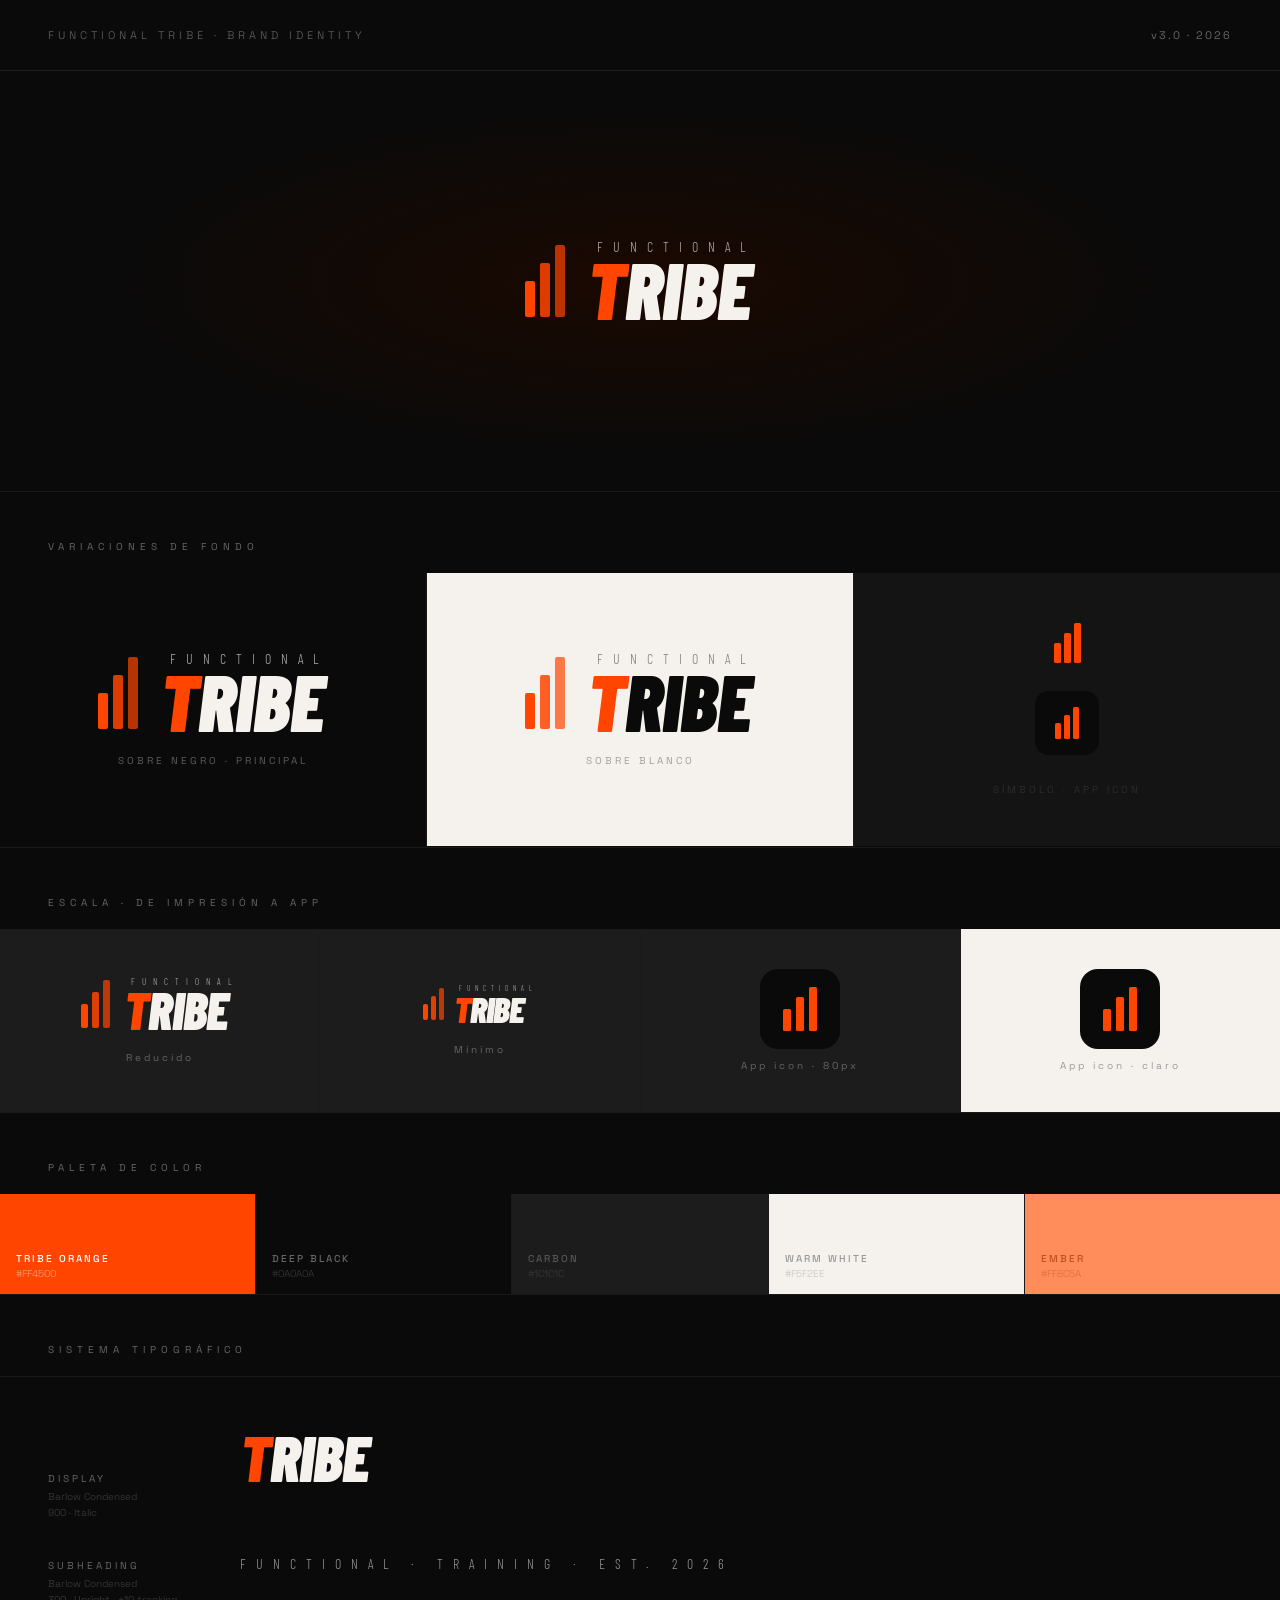
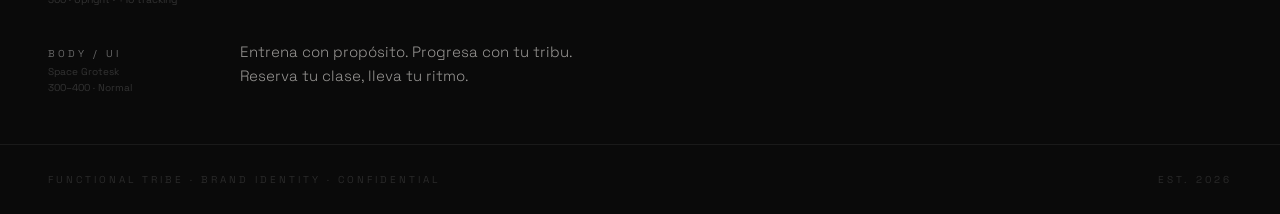
<file: logo-preview.html>
<!DOCTYPE html>
<html lang="es">
<head>
<meta charset="UTF-8">
<meta name="viewport" content="width=device-width, initial-scale=1.0">
<title>Functional Tribe — Brand Identity</title>
<link rel="preconnect" href="https://fonts.googleapis.com">
<link rel="preconnect" href="https://fonts.gstatic.com" crossorigin>
<link href="https://fonts.googleapis.com/css2?family=Barlow+Condensed:ital,wght@0,300;0,400;1,700;1,900&family=Space+Grotesk:wght@300;400;500&display=swap" rel="stylesheet">

<style>
* { margin: 0; padding: 0; box-sizing: border-box; }

:root {
  --orange: #FF4500;
  --black:  #0A0A0A;
  --white:  #F5F2EE;
  --grey:   #1C1C1C;
  --mid:    #2E2E2E;
  --muted:  #666;
}

body {
  background: var(--black);
  font-family: 'Space Grotesk', sans-serif;
  color: var(--white);
}

/* ── HEADER ── */
.page-header {
  display: flex;
  justify-content: space-between;
  align-items: center;
  padding: 28px 48px;
  border-bottom: 1px solid #1e1e1e;
}
.page-header .brand {
  font-size: 11px;
  letter-spacing: 4px;
  text-transform: uppercase;
  color: var(--muted);
  font-weight: 300;
}
.page-header .version {
  font-size: 11px;
  letter-spacing: 2px;
  color: var(--muted);
}

/* ── HERO STAGE ── */
.hero {
  display: flex;
  align-items: center;
  justify-content: center;
  min-height: 420px;
  background: var(--black);
  position: relative;
  overflow: hidden;
}
.hero::before {
  content: '';
  position: absolute;
  inset: 0;
  background: radial-gradient(ellipse 60% 60% at 50% 50%, #1a0800 0%, transparent 70%);
}

/* ── LOGO COMPONENT (reutilizable) ── */
.ft-logo {
  display: flex;
  align-items: center;
  gap: 0;
  position: relative;
  z-index: 1;
}

/* Símbolo refinado */
.ft-symbol {
  display: flex;
  align-items: flex-end;
  gap: 5px;
  margin-right: 22px;
}
.ft-symbol .bar {
  border-radius: 2px;
  background: var(--orange);
}
.ft-symbol .b1 { width: 10px; height: 36px; opacity: 1; }
.ft-symbol .b2 { width: 10px; height: 54px; opacity: 0.85; }
.ft-symbol .b3 { width: 10px; height: 72px; opacity: 0.7; }

/* Texto */
.ft-text {
  display: flex;
  flex-direction: column;
  gap: 2px;
}
.ft-text .functional {
  font-family: 'Barlow Condensed', sans-serif;
  font-weight: 300;
  font-style: normal;
  font-size: 14px;
  letter-spacing: 10px;
  text-indent: 10px;
  text-transform: uppercase;
  color: var(--white);
  opacity: 0.7;
  line-height: 1;
}
.ft-text .tribe {
  font-family: 'Barlow Condensed', sans-serif;
  font-weight: 900;
  font-style: italic;
  font-size: 80px;
  text-transform: uppercase;
  line-height: 0.82;
  letter-spacing: -1px;
  color: var(--white);
}
.ft-text .tribe .accent {
  color: var(--orange);
}

/* ── SECTION LABEL ── */
.section-label {
  padding: 48px 48px 20px;
  font-size: 10px;
  letter-spacing: 5px;
  text-transform: uppercase;
  color: var(--muted);
  border-top: 1px solid #1a1a1a;
}

/* ── VARIACIONES GRID ── */
.variations {
  display: grid;
  grid-template-columns: 1fr 1fr 1fr;
  gap: 1px;
  background: #1a1a1a;
  margin: 0 0 1px;
}

.var-card {
  display: flex;
  flex-direction: column;
  align-items: center;
  justify-content: center;
  padding: 50px 30px;
  gap: 20px;
}
.var-card .var-label {
  font-size: 10px;
  letter-spacing: 3px;
  text-transform: uppercase;
  opacity: 0.35;
  font-weight: 400;
}

/* Versión sobre blanco */
.var-white {
  background: var(--white);
}
.var-white .functional { color: var(--black) !important; opacity: 0.5 !important; }
.var-white .tribe      { color: var(--black) !important; }
.var-white .accent     { color: var(--orange) !important; }
.var-white .bar        { background: var(--orange) !important; }
.var-white .var-label  { color: var(--black); }

/* Versión negra normal */
.var-dark { background: var(--black); }

/* Versión gris mid */
.var-mid { background: #141414; }

/* ── TAMAÑOS ── */
.sizes {
  display: grid;
  grid-template-columns: 1fr 1fr 1fr 1fr;
  gap: 1px;
  background: #1a1a1a;
}
.size-card {
  background: var(--grey);
  display: flex;
  flex-direction: column;
  align-items: center;
  justify-content: center;
  padding: 40px 20px;
  gap: 20px;
}
.size-card .size-label {
  font-size: 10px;
  letter-spacing: 3px;
  color: var(--muted);
}

/* Tamaño XL */
.sz-xl .ft-symbol .b1 { width: 7px; height: 24px; }
.sz-xl .ft-symbol .b2 { width: 7px; height: 36px; }
.sz-xl .ft-symbol .b3 { width: 7px; height: 48px; }
.sz-xl .ft-symbol     { gap: 4px; margin-right: 14px; }
.sz-xl .functional    { font-size: 9px; letter-spacing: 7px; text-indent: 7px; }
.sz-xl .tribe         { font-size: 52px; }

/* Tamaño M */
.sz-m .ft-symbol .b1 { width: 5px; height: 16px; }
.sz-m .ft-symbol .b2 { width: 5px; height: 24px; }
.sz-m .ft-symbol .b3 { width: 5px; height: 32px; }
.sz-m .ft-symbol     { gap: 3px; margin-right: 10px; }
.sz-m .functional    { font-size: 7px; letter-spacing: 5px; text-indent: 5px; }
.sz-m .tribe         { font-size: 36px; }

/* Tamaño S (solo ícono) */
.sz-s {
  flex-direction: column;
  gap: 10px;
}
.icon-only {
  display: flex;
  align-items: flex-end;
  gap: 3px;
}
.icon-only .bar { border-radius: 1.5px; background: var(--orange); }
.icon-only .b1  { width: 7px; height: 20px; }
.icon-only .b2  { width: 7px; height: 30px; }
.icon-only .b3  { width: 7px; height: 40px; }

/* App icon */
.app-icon {
  width: 64px;
  height: 64px;
  background: var(--black);
  border-radius: 14px;
  display: flex;
  align-items: center;
  justify-content: center;
}
.app-icon .icon-only .b1 { width: 6px; height: 16px; }
.app-icon .icon-only .b2 { width: 6px; height: 24px; }
.app-icon .icon-only .b3 { width: 6px; height: 32px; }

/* ── COLORES ── */
.palette {
  display: grid;
  grid-template-columns: repeat(5, 1fr);
  gap: 1px;
  background: #1a1a1a;
}
.swatch {
  height: 100px;
  display: flex;
  flex-direction: column;
  justify-content: flex-end;
  padding: 14px 16px;
  gap: 2px;
}
.swatch .swatch-name {
  font-size: 10px;
  letter-spacing: 2px;
  text-transform: uppercase;
  font-weight: 500;
}
.swatch .swatch-hex {
  font-size: 10px;
  opacity: 0.5;
  font-weight: 300;
  font-family: 'Space Grotesk', monospace;
}
.sw1 { background: #FF4500; color: #fff; }
.sw2 { background: #0A0A0A; color: #666; }
.sw3 { background: #1C1C1C; color: #555; }
.sw4 { background: #F5F2EE; color: #999; }
.sw5 { background: #FF8C5A; color: #c05020; }

/* ── TIPOGRAFIA ── */
.type-section {
  padding: 48px;
  display: flex;
  flex-direction: column;
  gap: 32px;
  border-top: 1px solid #1a1a1a;
}
.type-row {
  display: flex;
  align-items: baseline;
  gap: 32px;
}
.type-meta {
  width: 160px;
  flex-shrink: 0;
}
.type-meta .type-role {
  font-size: 10px;
  letter-spacing: 3px;
  text-transform: uppercase;
  color: var(--muted);
}
.type-meta .type-spec {
  font-size: 10px;
  color: #333;
  margin-top: 4px;
  line-height: 1.6;
}
.type-sample { flex: 1; }

.t-display {
  font-family: 'Barlow Condensed', sans-serif;
  font-weight: 900;
  font-style: italic;
  font-size: 64px;
  color: var(--white);
  line-height: 1;
  letter-spacing: -1px;
}
.t-subhead {
  font-family: 'Barlow Condensed', sans-serif;
  font-weight: 300;
  font-size: 14px;
  letter-spacing: 10px;
  text-transform: uppercase;
  color: var(--white);
  opacity: 0.6;
}
.t-body {
  font-family: 'Space Grotesk', sans-serif;
  font-size: 15px;
  color: var(--white);
  opacity: 0.6;
  line-height: 1.6;
  font-weight: 300;
}

/* ── FOOTER ── */
.page-footer {
  padding: 28px 48px;
  border-top: 1px solid #1a1a1a;
  display: flex;
  justify-content: space-between;
  align-items: center;
}
.page-footer span {
  font-size: 10px;
  letter-spacing: 3px;
  color: #2a2a2a;
  text-transform: uppercase;
}

</style>
</head>
<body>

<!-- HEADER -->
<div class="page-header">
  <span class="brand">Functional Tribe · Brand Identity</span>
  <span class="version">v3.0 · 2026</span>
</div>

<!-- HERO: LOGO PRINCIPAL -->
<div class="hero">
  <div class="ft-logo">
    <div class="ft-symbol">
      <div class="bar b1"></div>
      <div class="bar b2"></div>
      <div class="bar b3"></div>
    </div>
    <div class="ft-text">
      <span class="functional">Functional</span>
      <span class="tribe"><span class="accent">T</span>RIBE</span>
    </div>
  </div>
</div>

<!-- VARIACIONES DE FONDO -->
<div class="section-label">Variaciones de fondo</div>

<div class="variations">
  <!-- Sobre negro -->
  <div class="var-card var-dark">
    <div class="ft-logo">
      <div class="ft-symbol">
        <div class="bar b1"></div>
        <div class="bar b2"></div>
        <div class="bar b3"></div>
      </div>
      <div class="ft-text">
        <span class="functional">Functional</span>
        <span class="tribe"><span class="accent">T</span>RIBE</span>
      </div>
    </div>
    <span class="var-label">Sobre negro · Principal</span>
  </div>

  <!-- Sobre blanco -->
  <div class="var-card var-white">
    <div class="ft-logo">
      <div class="ft-symbol">
        <div class="bar b1"></div>
        <div class="bar b2"></div>
        <div class="bar b3"></div>
      </div>
      <div class="ft-text">
        <span class="functional">Functional</span>
        <span class="tribe"><span class="accent">T</span>RIBE</span>
      </div>
    </div>
    <span class="var-label">Sobre blanco</span>
  </div>

  <!-- Solo símbolo + app icon -->
  <div class="var-card var-mid" style="gap:28px;">
    <div class="icon-only">
      <div class="bar b1"></div>
      <div class="bar b2"></div>
      <div class="bar b3"></div>
    </div>
    <div class="app-icon">
      <div class="icon-only">
        <div class="bar b1"></div>
        <div class="bar b2"></div>
        <div class="bar b3"></div>
      </div>
    </div>
    <span class="var-label" style="color:#555;">Símbolo · App icon</span>
  </div>
</div>

<!-- ESCALA DE TAMAÑOS -->
<div class="section-label">Escala · de impresión a app</div>

<div class="sizes">
  <div class="size-card sz-xl">
    <div class="ft-logo">
      <div class="ft-symbol">
        <div class="bar b1"></div>
        <div class="bar b2"></div>
        <div class="bar b3"></div>
      </div>
      <div class="ft-text">
        <span class="functional">Functional</span>
        <span class="tribe"><span class="accent">T</span>RIBE</span>
      </div>
    </div>
    <span class="size-label">Reducido</span>
  </div>

  <div class="size-card sz-m">
    <div class="ft-logo">
      <div class="ft-symbol">
        <div class="bar b1"></div>
        <div class="bar b2"></div>
        <div class="bar b3"></div>
      </div>
      <div class="ft-text">
        <span class="functional">Functional</span>
        <span class="tribe"><span class="accent">T</span>RIBE</span>
      </div>
    </div>
    <span class="size-label">Mínimo</span>
  </div>

  <div class="size-card sz-s">
    <div class="app-icon" style="width:80px;height:80px;border-radius:18px;">
      <div class="icon-only" style="gap:5px;">
        <div class="bar b1" style="width:8px;height:22px;"></div>
        <div class="bar b2" style="width:8px;height:34px;"></div>
        <div class="bar b3" style="width:8px;height:44px;"></div>
      </div>
    </div>
    <span class="size-label">App icon · 80px</span>
  </div>

  <div class="size-card sz-s" style="background:#F5F2EE;">
    <div class="app-icon" style="width:80px;height:80px;border-radius:18px;background:#0A0A0A;">
      <div class="icon-only" style="gap:5px;">
        <div class="bar b1" style="width:8px;height:22px;"></div>
        <div class="bar b2" style="width:8px;height:34px;"></div>
        <div class="bar b3" style="width:8px;height:44px;"></div>
      </div>
    </div>
    <span class="size-label" style="color:#999;">App icon · claro</span>
  </div>
</div>

<!-- PALETA DE COLOR -->
<div class="section-label">Paleta de color</div>

<div class="palette">
  <div class="swatch sw1">
    <span class="swatch-name">Tribe Orange</span>
    <span class="swatch-hex">#FF4500</span>
  </div>
  <div class="swatch sw2">
    <span class="swatch-name">Deep Black</span>
    <span class="swatch-hex">#0A0A0A</span>
  </div>
  <div class="swatch sw3">
    <span class="swatch-name">Carbon</span>
    <span class="swatch-hex">#1C1C1C</span>
  </div>
  <div class="swatch sw4">
    <span class="swatch-name">Warm White</span>
    <span class="swatch-hex">#F5F2EE</span>
  </div>
  <div class="swatch sw5">
    <span class="swatch-name">Ember</span>
    <span class="swatch-hex">#FF8C5A</span>
  </div>
</div>

<!-- TIPOGRAFÍA -->
<div class="section-label">Sistema tipográfico</div>

<div class="type-section">
  <div class="type-row">
    <div class="type-meta">
      <div class="type-role">Display</div>
      <div class="type-spec">Barlow Condensed<br>900 · Italic</div>
    </div>
    <div class="type-sample">
      <span class="t-display"><span style="color:var(--orange)">T</span>RIBE</span>
    </div>
  </div>

  <div class="type-row">
    <div class="type-meta">
      <div class="type-role">Subheading</div>
      <div class="type-spec">Barlow Condensed<br>300 · Upright · +10 tracking</div>
    </div>
    <div class="type-sample">
      <span class="t-subhead">Functional · Training · Est. 2026</span>
    </div>
  </div>

  <div class="type-row">
    <div class="type-meta">
      <div class="type-role">Body / UI</div>
      <div class="type-spec">Space Grotesk<br>300–400 · Normal</div>
    </div>
    <div class="type-sample">
      <span class="t-body">Entrena con propósito. Progresa con tu tribu.<br>Reserva tu clase, lleva tu ritmo.</span>
    </div>
  </div>
</div>

<!-- FOOTER -->
<div class="page-footer">
  <span>Functional Tribe · Brand Identity · Confidential</span>
  <span>Est. 2026</span>
</div>

</body>
</html>
</file>
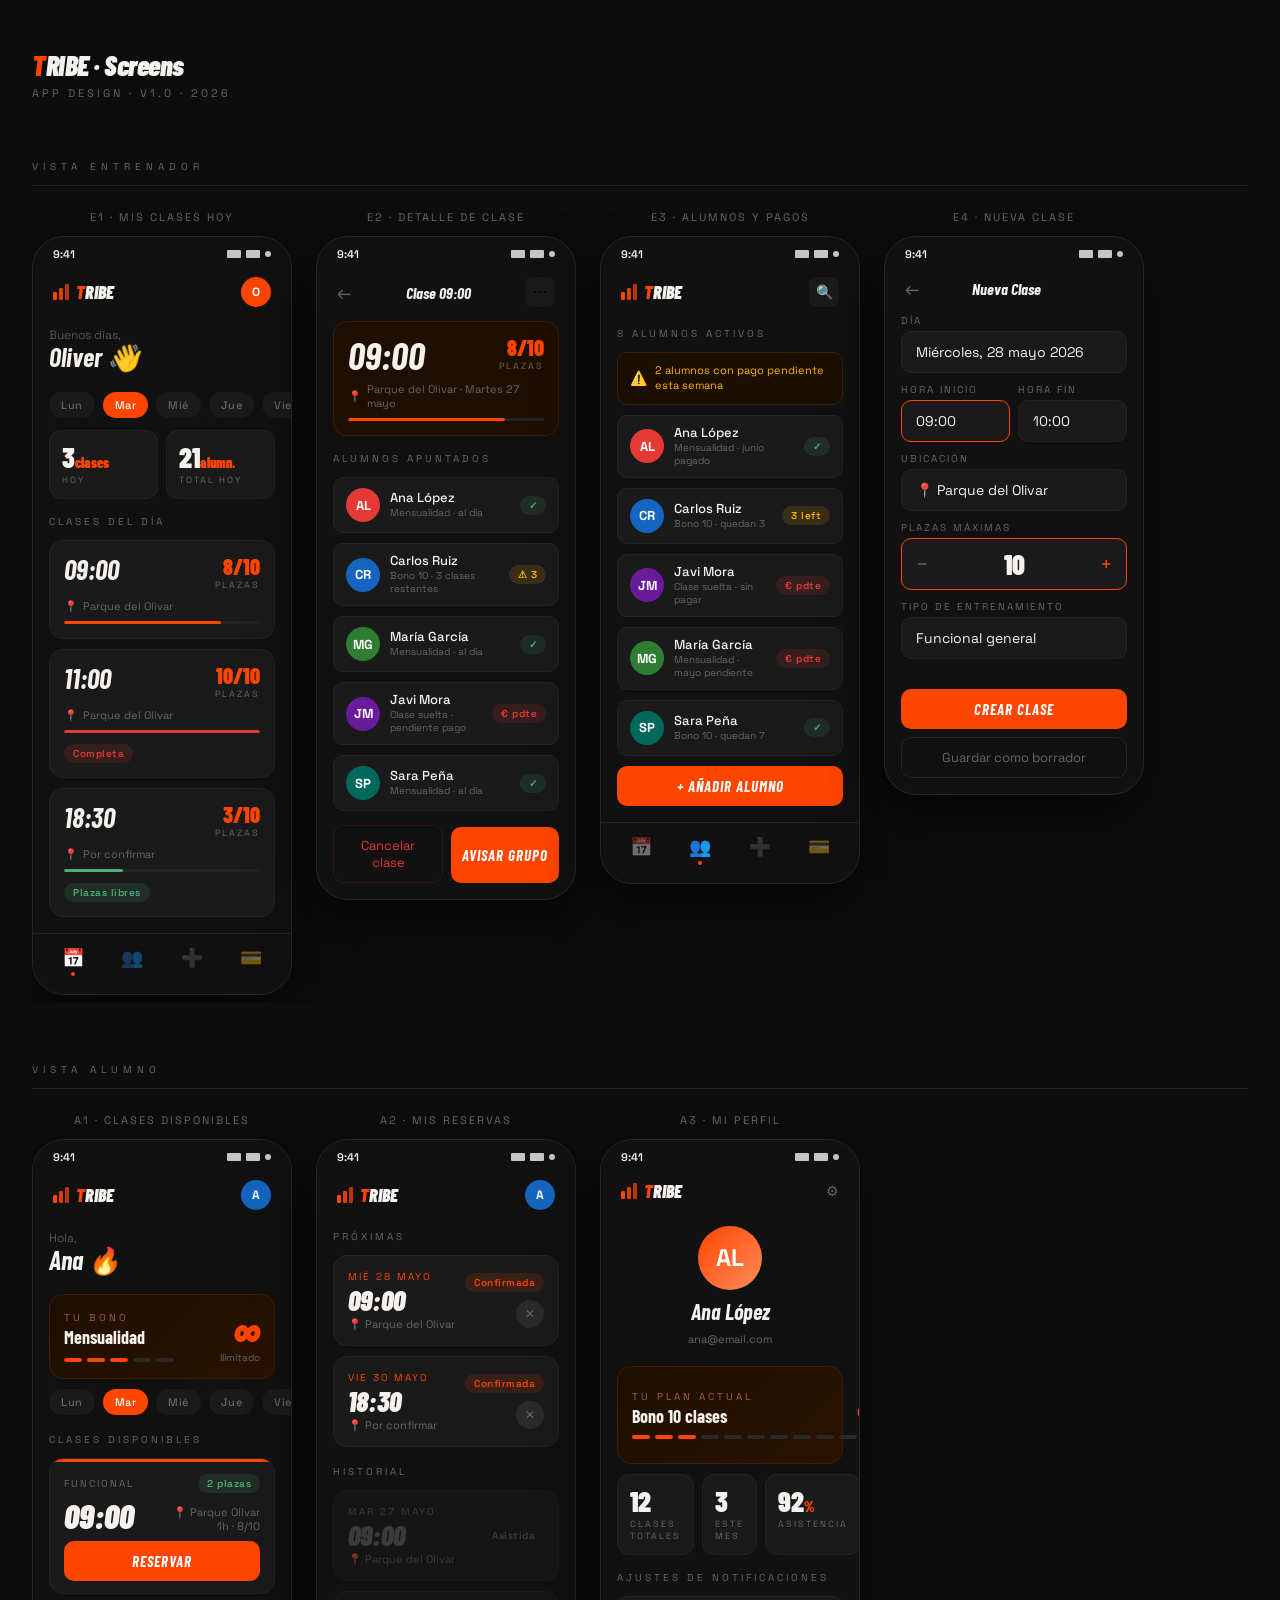
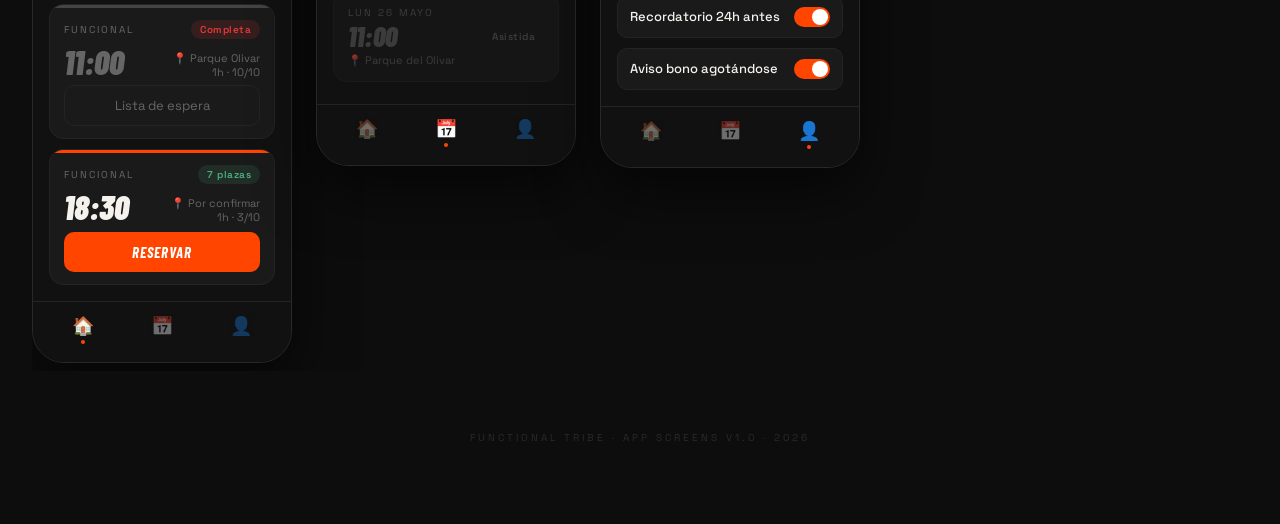
<file: screens-preview.html>
<!DOCTYPE html>
<html lang="es">
<head>
<meta charset="UTF-8">
<meta name="viewport" content="width=device-width, initial-scale=1.0">
<title>Functional Tribe — Screens</title>
<link rel="preconnect" href="https://fonts.googleapis.com">
<link rel="preconnect" href="https://fonts.gstatic.com" crossorigin>
<link href="https://fonts.googleapis.com/css2?family=Barlow+Condensed:ital,wght@0,300;0,400;1,700;1,900&family=Space+Grotesk:wght@300;400;500;600&display=swap" rel="stylesheet">

<style>
* { margin: 0; padding: 0; box-sizing: border-box; }

:root {
  --orange: #FF4500;
  --orange-dim: #FF450022;
  --black:  #0A0A0A;
  --bg:     #111111;
  --card:   #1A1A1A;
  --border: #242424;
  --white:  #F5F2EE;
  --muted:  #666;
  --green:  #4CAF7D;
  --red:    #E53935;
  --amber:  #FFB300;
}

body {
  background: #0d0d0d;
  font-family: 'Space Grotesk', sans-serif;
  padding: 48px 32px 80px;
}

/* ── PAGE HEADER ── */
.page-header {
  display: flex;
  justify-content: space-between;
  align-items: center;
  margin-bottom: 60px;
}
.page-header h1 {
  font-family: 'Barlow Condensed', sans-serif;
  font-weight: 900;
  font-style: italic;
  font-size: 28px;
  color: var(--white);
  letter-spacing: -0.5px;
}
.page-header h1 span { color: var(--orange); }
.page-header p {
  font-size: 11px;
  letter-spacing: 3px;
  text-transform: uppercase;
  color: var(--muted);
}

/* ── SECTION ── */
.section-title {
  font-size: 10px;
  letter-spacing: 5px;
  text-transform: uppercase;
  color: var(--muted);
  margin-bottom: 24px;
  padding-bottom: 12px;
  border-bottom: 1px solid var(--border);
}

.screens-row {
  display: flex;
  gap: 24px;
  margin-bottom: 60px;
  overflow-x: auto;
  padding-bottom: 8px;
}

/* ── PHONE MOCKUP ── */
.phone {
  flex-shrink: 0;
  width: 260px;
}
.phone-label {
  font-size: 11px;
  letter-spacing: 2px;
  text-transform: uppercase;
  color: var(--muted);
  margin-bottom: 12px;
  text-align: center;
}
.phone-frame {
  width: 260px;
  background: var(--bg);
  border-radius: 32px;
  border: 1.5px solid #282828;
  overflow: hidden;
  box-shadow: 0 24px 60px rgba(0,0,0,0.6);
}

/* Status bar */
.status-bar {
  display: flex;
  justify-content: space-between;
  align-items: center;
  padding: 10px 20px 6px;
  background: var(--bg);
}
.status-bar .time {
  font-size: 11px;
  font-weight: 600;
  color: var(--white);
}
.status-bar .icons {
  display: flex;
  gap: 5px;
  align-items: center;
}
.status-bar .icons span {
  width: 14px;
  height: 8px;
  background: var(--white);
  border-radius: 1px;
  opacity: 0.8;
}
.status-bar .icons .dot {
  width: 6px;
  height: 6px;
  border-radius: 50%;
  background: var(--white);
}

/* Top nav */
.top-nav {
  display: flex;
  justify-content: space-between;
  align-items: center;
  padding: 10px 20px 14px;
  background: var(--bg);
}
.top-nav .logo-small {
  display: flex;
  align-items: center;
  gap: 7px;
}
.top-nav .bars {
  display: flex;
  align-items: flex-end;
  gap: 2px;
}
.top-nav .bars span {
  background: var(--orange);
  border-radius: 1px;
  display: block;
}
.top-nav .bars .b1 { width: 4px; height: 8px; }
.top-nav .bars .b2 { width: 4px; height: 12px; opacity: 0.85; }
.top-nav .bars .b3 { width: 4px; height: 16px; opacity: 0.7; }
.top-nav .logo-text {
  font-family: 'Barlow Condensed', sans-serif;
  font-weight: 900;
  font-style: italic;
  font-size: 18px;
  color: var(--white);
}
.top-nav .logo-text span { color: var(--orange); }
.top-nav .avatar {
  width: 30px;
  height: 30px;
  border-radius: 50%;
  background: var(--orange);
  display: flex;
  align-items: center;
  justify-content: center;
  font-size: 12px;
  font-weight: 700;
  color: #fff;
}
.top-nav .icon-btn {
  width: 30px;
  height: 30px;
  border-radius: 8px;
  background: var(--card);
  display: flex;
  align-items: center;
  justify-content: center;
  font-size: 14px;
}

/* Screen body */
.screen-body {
  padding: 0 16px 16px;
  display: flex;
  flex-direction: column;
  gap: 10px;
  min-height: 480px;
}

/* Greeting */
.greeting {
  padding: 6px 0 10px;
}
.greeting .hello {
  font-size: 12px;
  color: var(--muted);
  font-weight: 300;
}
.greeting .name {
  font-family: 'Barlow Condensed', sans-serif;
  font-weight: 700;
  font-style: italic;
  font-size: 26px;
  color: var(--white);
  line-height: 1.1;
}

/* Date chip */
.date-strip {
  display: flex;
  gap: 8px;
  margin-bottom: 2px;
}
.date-chip {
  padding: 6px 12px;
  border-radius: 100px;
  font-size: 11px;
  font-weight: 500;
  letter-spacing: 0.5px;
  background: var(--card);
  color: var(--muted);
  cursor: pointer;
}
.date-chip.active {
  background: var(--orange);
  color: #fff;
}

/* Section label inline */
.s-label {
  font-size: 10px;
  letter-spacing: 3px;
  text-transform: uppercase;
  color: var(--muted);
  margin: 6px 0 2px;
}

/* Class card (trainer) */
.class-card {
  background: var(--card);
  border-radius: 14px;
  padding: 14px;
  display: flex;
  flex-direction: column;
  gap: 8px;
  border: 1px solid var(--border);
}
.class-card-header {
  display: flex;
  justify-content: space-between;
  align-items: flex-start;
}
.class-time {
  font-family: 'Barlow Condensed', sans-serif;
  font-weight: 700;
  font-style: italic;
  font-size: 28px;
  color: var(--white);
  line-height: 1;
}
.class-spots {
  display: flex;
  flex-direction: column;
  align-items: flex-end;
  gap: 2px;
}
.spots-num {
  font-family: 'Barlow Condensed', sans-serif;
  font-weight: 900;
  font-size: 22px;
  color: var(--orange);
  line-height: 1;
}
.spots-label {
  font-size: 9px;
  letter-spacing: 2px;
  text-transform: uppercase;
  color: var(--muted);
}
.class-location {
  display: flex;
  align-items: center;
  gap: 5px;
  font-size: 11px;
  color: var(--muted);
}
.class-location .pin { font-size: 11px; }
.capacity-bar {
  height: 3px;
  background: var(--border);
  border-radius: 2px;
  overflow: hidden;
}
.capacity-fill {
  height: 100%;
  background: var(--orange);
  border-radius: 2px;
}
.capacity-fill.full { background: var(--red); }
.capacity-fill.low  { background: var(--green); }

/* Pill badges */
.pill {
  display: inline-block;
  padding: 3px 9px;
  border-radius: 100px;
  font-size: 10px;
  font-weight: 600;
  letter-spacing: 0.5px;
}
.pill-green { background: #4CAF7D22; color: var(--green); }
.pill-red   { background: #E5393522; color: var(--red); }
.pill-amber { background: #FFB30022; color: var(--amber); }
.pill-orange{ background: var(--orange-dim); color: var(--orange); }

/* Student row */
.student-row {
  display: flex;
  align-items: center;
  gap: 10px;
  padding: 10px 12px;
  background: var(--card);
  border-radius: 10px;
  border: 1px solid var(--border);
}
.student-avatar {
  width: 34px;
  height: 34px;
  border-radius: 50%;
  display: flex;
  align-items: center;
  justify-content: center;
  font-size: 13px;
  font-weight: 700;
  color: #fff;
  flex-shrink: 0;
}
.student-info { flex: 1; }
.student-name {
  font-size: 13px;
  font-weight: 500;
  color: var(--white);
  line-height: 1;
}
.student-sub {
  font-size: 10px;
  color: var(--muted);
  margin-top: 2px;
}

/* Stats row */
.stats-row {
  display: flex;
  gap: 8px;
}
.stat-box {
  flex: 1;
  background: var(--card);
  border-radius: 12px;
  padding: 12px;
  border: 1px solid var(--border);
}
.stat-val {
  font-family: 'Barlow Condensed', sans-serif;
  font-weight: 900;
  font-size: 28px;
  color: var(--white);
  line-height: 1;
}
.stat-val span { color: var(--orange); font-size: 14px; }
.stat-lbl {
  font-size: 9px;
  letter-spacing: 2px;
  text-transform: uppercase;
  color: var(--muted);
  margin-top: 3px;
}

/* Bono card (student) */
.bono-card {
  background: linear-gradient(135deg, #1f0f00, #2a1200);
  border: 1px solid #3d1f00;
  border-radius: 14px;
  padding: 14px;
  display: flex;
  justify-content: space-between;
  align-items: center;
}
.bono-left .bono-label {
  font-size: 10px;
  letter-spacing: 3px;
  text-transform: uppercase;
  color: #a06040;
}
.bono-left .bono-type {
  font-family: 'Barlow Condensed', sans-serif;
  font-weight: 700;
  font-size: 18px;
  color: var(--white);
  margin-top: 2px;
}
.bono-right .bono-count {
  font-family: 'Barlow Condensed', sans-serif;
  font-weight: 900;
  font-style: italic;
  font-size: 42px;
  color: var(--orange);
  line-height: 1;
  text-align: right;
}
.bono-right .bono-of {
  font-size: 10px;
  color: var(--muted);
  text-align: right;
}
.bono-dots {
  display: flex;
  gap: 5px;
  margin-top: 10px;
}
.bono-dot {
  width: 18px;
  height: 4px;
  border-radius: 2px;
  background: var(--orange);
}
.bono-dot.used {
  background: #2a2a2a;
}

/* Class card student */
.class-card-student {
  background: var(--card);
  border-radius: 14px;
  overflow: hidden;
  border: 1px solid var(--border);
}
.class-card-accent {
  height: 3px;
  background: var(--orange);
}
.class-card-body {
  padding: 12px 14px;
  display: flex;
  flex-direction: column;
  gap: 6px;
}
.class-meta {
  display: flex;
  justify-content: space-between;
  align-items: center;
}
.class-type {
  font-size: 10px;
  letter-spacing: 2px;
  text-transform: uppercase;
  color: var(--muted);
}
.class-info-row {
  display: flex;
  justify-content: space-between;
  align-items: flex-end;
}
.class-hour {
  font-family: 'Barlow Condensed', sans-serif;
  font-weight: 900;
  font-style: italic;
  font-size: 34px;
  color: var(--white);
  line-height: 1;
}
.class-avail {
  font-size: 11px;
  color: var(--green);
  font-weight: 500;
}
.btn-reserve {
  width: 100%;
  padding: 11px;
  background: var(--orange);
  border: none;
  border-radius: 10px;
  font-family: 'Barlow Condensed', sans-serif;
  font-weight: 700;
  font-style: italic;
  font-size: 15px;
  letter-spacing: 1px;
  color: #fff;
  text-transform: uppercase;
  cursor: pointer;
  margin-top: 2px;
}
.btn-outline {
  width: 100%;
  padding: 11px;
  background: transparent;
  border: 1px solid var(--border);
  border-radius: 10px;
  font-family: 'Space Grotesk', sans-serif;
  font-weight: 400;
  font-size: 13px;
  color: var(--muted);
  cursor: pointer;
}

/* Reserved badge */
.reserved-card {
  background: var(--card);
  border-radius: 14px;
  padding: 14px;
  border: 1px solid var(--border);
  display: flex;
  justify-content: space-between;
  align-items: center;
}
.reserved-left {}
.reserved-time {
  font-family: 'Barlow Condensed', sans-serif;
  font-weight: 900;
  font-style: italic;
  font-size: 28px;
  color: var(--white);
  line-height: 1;
}
.reserved-loc {
  font-size: 11px;
  color: var(--muted);
  margin-top: 3px;
}
.reserved-date {
  font-size: 10px;
  letter-spacing: 2px;
  text-transform: uppercase;
  color: var(--orange);
  margin-bottom: 3px;
}
.cancel-x {
  width: 28px;
  height: 28px;
  border-radius: 50%;
  background: #2a2a2a;
  display: flex;
  align-items: center;
  justify-content: center;
  font-size: 12px;
  color: var(--muted);
}

/* Bottom nav */
.bottom-nav {
  display: flex;
  justify-content: space-around;
  padding: 12px 10px 18px;
  background: var(--bg);
  border-top: 1px solid var(--border);
  margin-top: auto;
}
.nav-item {
  display: flex;
  flex-direction: column;
  align-items: center;
  gap: 3px;
}
.nav-icon { font-size: 18px; opacity: 0.4; }
.nav-icon.active { opacity: 1; }
.nav-dot {
  width: 4px;
  height: 4px;
  border-radius: 50%;
  background: var(--orange);
}

/* Alert banner */
.alert-banner {
  background: #1a0f00;
  border: 1px solid #3d2000;
  border-radius: 10px;
  padding: 10px 12px;
  display: flex;
  align-items: center;
  gap: 8px;
}
.alert-icon { font-size: 14px; }
.alert-text { font-size: 11px; color: var(--amber); line-height: 1.4; }

/* Form input */
.form-group {
  display: flex;
  flex-direction: column;
  gap: 4px;
}
.form-label {
  font-size: 10px;
  letter-spacing: 2px;
  text-transform: uppercase;
  color: var(--muted);
}
.form-input {
  background: var(--card);
  border: 1px solid var(--border);
  border-radius: 10px;
  padding: 11px 14px;
  font-size: 14px;
  color: var(--white);
  font-family: 'Space Grotesk', sans-serif;
}
.form-input.focused {
  border-color: var(--orange);
}
</style>
</head>
<body>

<div class="page-header">
  <div>
    <h1><span>T</span>RIBE · Screens</h1>
    <p style="margin-top:4px;">App Design · v1.0 · 2026</p>
  </div>
</div>


<!-- ═══════════════════════════════════════════ -->
<!--  ENTRENADOR                                 -->
<!-- ═══════════════════════════════════════════ -->
<div class="section-title">Vista Entrenador</div>

<div class="screens-row">

  <!-- SCREEN E1: Dashboard del día -->
  <div class="phone">
    <div class="phone-label">E1 · Mis clases hoy</div>
    <div class="phone-frame">
      <div class="status-bar">
        <span class="time">9:41</span>
        <div class="icons">
          <span></span><span></span><span class="dot"></span>
        </div>
      </div>
      <div class="top-nav">
        <div class="logo-small">
          <div class="bars">
            <span class="b1"></span><span class="b2"></span><span class="b3"></span>
          </div>
          <span class="logo-text"><span>T</span>RIBE</span>
        </div>
        <div class="avatar">O</div>
      </div>
      <div class="screen-body">
        <div class="greeting">
          <div class="hello">Buenos días,</div>
          <div class="name">Oliver 👋</div>
        </div>

        <div class="date-strip">
          <div class="date-chip">Lun</div>
          <div class="date-chip active">Mar</div>
          <div class="date-chip">Mié</div>
          <div class="date-chip">Jue</div>
          <div class="date-chip">Vie</div>
        </div>

        <div class="stats-row">
          <div class="stat-box">
            <div class="stat-val">3<span>clases</span></div>
            <div class="stat-lbl">Hoy</div>
          </div>
          <div class="stat-box">
            <div class="stat-val">21<span>alumn.</span></div>
            <div class="stat-lbl">Total hoy</div>
          </div>
        </div>

        <div class="s-label">Clases del día</div>

        <div class="class-card">
          <div class="class-card-header">
            <div>
              <div class="class-time">09:00</div>
            </div>
            <div class="class-spots">
              <div class="spots-num">8/10</div>
              <div class="spots-label">plazas</div>
            </div>
          </div>
          <div class="class-location"><span class="pin">📍</span> Parque del Olivar</div>
          <div class="capacity-bar"><div class="capacity-fill" style="width:80%"></div></div>
        </div>

        <div class="class-card">
          <div class="class-card-header">
            <div>
              <div class="class-time">11:00</div>
            </div>
            <div class="class-spots">
              <div class="spots-num">10/10</div>
              <div class="spots-label">plazas</div>
            </div>
          </div>
          <div class="class-location"><span class="pin">📍</span> Parque del Olivar</div>
          <div class="capacity-bar"><div class="capacity-fill full" style="width:100%"></div></div>
          <div><span class="pill pill-red">Completa</span></div>
        </div>

        <div class="class-card">
          <div class="class-card-header">
            <div>
              <div class="class-time">18:30</div>
            </div>
            <div class="class-spots">
              <div class="spots-num">3/10</div>
              <div class="spots-label">plazas</div>
            </div>
          </div>
          <div class="class-location"><span class="pin">📍</span> Por confirmar</div>
          <div class="capacity-bar"><div class="capacity-fill low" style="width:30%"></div></div>
          <div><span class="pill pill-green">Plazas libres</span></div>
        </div>

      </div>
      <div class="bottom-nav">
        <div class="nav-item">
          <span class="nav-icon active">📅</span>
          <div class="nav-dot"></div>
        </div>
        <div class="nav-item">
          <span class="nav-icon">👥</span>
        </div>
        <div class="nav-item">
          <span class="nav-icon">➕</span>
        </div>
        <div class="nav-item">
          <span class="nav-icon">💳</span>
        </div>
      </div>
    </div>
  </div>

  <!-- SCREEN E2: Detalle clase -->
  <div class="phone">
    <div class="phone-label">E2 · Detalle de clase</div>
    <div class="phone-frame">
      <div class="status-bar">
        <span class="time">9:41</span>
        <div class="icons"><span></span><span></span><span class="dot"></span></div>
      </div>
      <div class="top-nav">
        <div style="font-size:18px;color:var(--muted);">← </div>
        <div style="font-family:'Barlow Condensed',sans-serif;font-weight:700;font-style:italic;font-size:16px;color:var(--white);">Clase 09:00</div>
        <div class="icon-btn">⋯</div>
      </div>
      <div class="screen-body">

        <div class="class-card" style="background:#1f0f00;border-color:#3d1f00;">
          <div class="class-card-header">
            <div class="class-time" style="font-size:38px;">09:00</div>
            <div class="class-spots">
              <div class="spots-num">8/10</div>
              <div class="spots-label">plazas</div>
            </div>
          </div>
          <div class="class-location"><span class="pin">📍</span> Parque del Olivar · Martes 27 mayo</div>
          <div class="capacity-bar"><div class="capacity-fill" style="width:80%"></div></div>
        </div>

        <div class="s-label">Alumnos apuntados</div>

        <div class="student-row">
          <div class="student-avatar" style="background:#E53935;">AL</div>
          <div class="student-info">
            <div class="student-name">Ana López</div>
            <div class="student-sub">Mensualidad · al día</div>
          </div>
          <span class="pill pill-green">✓</span>
        </div>

        <div class="student-row">
          <div class="student-avatar" style="background:#1565C0;">CR</div>
          <div class="student-info">
            <div class="student-name">Carlos Ruiz</div>
            <div class="student-sub">Bono 10 · 3 clases restantes</div>
          </div>
          <span class="pill pill-amber">⚠ 3</span>
        </div>

        <div class="student-row">
          <div class="student-avatar" style="background:#2E7D32;">MG</div>
          <div class="student-info">
            <div class="student-name">María García</div>
            <div class="student-sub">Mensualidad · al día</div>
          </div>
          <span class="pill pill-green">✓</span>
        </div>

        <div class="student-row">
          <div class="student-avatar" style="background:#6A1B9A;">JM</div>
          <div class="student-info">
            <div class="student-name">Javi Mora</div>
            <div class="student-sub">Clase suelta · pendiente pago</div>
          </div>
          <span class="pill pill-red">€ pdte</span>
        </div>

        <div class="student-row">
          <div class="student-avatar" style="background:#00695C;">SP</div>
          <div class="student-info">
            <div class="student-name">Sara Peña</div>
            <div class="student-sub">Mensualidad · al día</div>
          </div>
          <span class="pill pill-green">✓</span>
        </div>

        <div style="display:flex;gap:8px;margin-top:4px;">
          <button class="btn-outline" style="flex:1;color:var(--red);border-color:#3d1010;">Cancelar clase</button>
          <button class="btn-reserve" style="flex:1;">Avisar grupo</button>
        </div>

      </div>
    </div>
  </div>

  <!-- SCREEN E3: Gestión alumnos -->
  <div class="phone">
    <div class="phone-label">E3 · Alumnos y pagos</div>
    <div class="phone-frame">
      <div class="status-bar">
        <span class="time">9:41</span>
        <div class="icons"><span></span><span></span><span class="dot"></span></div>
      </div>
      <div class="top-nav">
        <div class="logo-small">
          <div class="bars"><span class="b1"></span><span class="b2"></span><span class="b3"></span></div>
          <span class="logo-text"><span>T</span>RIBE</span>
        </div>
        <div class="icon-btn">🔍</div>
      </div>
      <div class="screen-body">
        <div class="s-label">8 alumnos activos</div>

        <div class="alert-banner">
          <span class="alert-icon">⚠️</span>
          <span class="alert-text">2 alumnos con pago pendiente esta semana</span>
        </div>

        <div class="student-row">
          <div class="student-avatar" style="background:#E53935;">AL</div>
          <div class="student-info">
            <div class="student-name">Ana López</div>
            <div class="student-sub">Mensualidad · junio pagado</div>
          </div>
          <span class="pill pill-green">✓</span>
        </div>

        <div class="student-row">
          <div class="student-avatar" style="background:#1565C0;">CR</div>
          <div class="student-info">
            <div class="student-name">Carlos Ruiz</div>
            <div class="student-sub">Bono 10 · quedan 3</div>
          </div>
          <span class="pill pill-amber">3 left</span>
        </div>

        <div class="student-row">
          <div class="student-avatar" style="background:#6A1B9A;">JM</div>
          <div class="student-info">
            <div class="student-name">Javi Mora</div>
            <div class="student-sub">Clase suelta · sin pagar</div>
          </div>
          <span class="pill pill-red">€ pdte</span>
        </div>

        <div class="student-row">
          <div class="student-avatar" style="background:#2E7D32;">MG</div>
          <div class="student-info">
            <div class="student-name">María García</div>
            <div class="student-sub">Mensualidad · mayo pendiente</div>
          </div>
          <span class="pill pill-red">€ pdte</span>
        </div>

        <div class="student-row">
          <div class="student-avatar" style="background:#00695C;">SP</div>
          <div class="student-info">
            <div class="student-name">Sara Peña</div>
            <div class="student-sub">Bono 10 · quedan 7</div>
          </div>
          <span class="pill pill-green">✓</span>
        </div>

        <button class="btn-reserve" style="margin-top:auto;">+ Añadir alumno</button>

      </div>
      <div class="bottom-nav">
        <div class="nav-item"><span class="nav-icon">📅</span></div>
        <div class="nav-item">
          <span class="nav-icon active">👥</span>
          <div class="nav-dot"></div>
        </div>
        <div class="nav-item"><span class="nav-icon">➕</span></div>
        <div class="nav-item"><span class="nav-icon">💳</span></div>
      </div>
    </div>
  </div>

  <!-- SCREEN E4: Crear clase -->
  <div class="phone">
    <div class="phone-label">E4 · Nueva clase</div>
    <div class="phone-frame">
      <div class="status-bar">
        <span class="time">9:41</span>
        <div class="icons"><span></span><span></span><span class="dot"></span></div>
      </div>
      <div class="top-nav">
        <div style="font-size:18px;color:var(--muted);">←</div>
        <div style="font-family:'Barlow Condensed',sans-serif;font-weight:700;font-style:italic;font-size:16px;color:var(--white);">Nueva Clase</div>
        <div style="width:30px;"></div>
      </div>
      <div class="screen-body">

        <div class="form-group">
          <div class="form-label">Día</div>
          <div class="form-input">Miércoles, 28 mayo 2026</div>
        </div>

        <div style="display:flex;gap:8px;">
          <div class="form-group" style="flex:1;">
            <div class="form-label">Hora inicio</div>
            <div class="form-input focused">09:00</div>
          </div>
          <div class="form-group" style="flex:1;">
            <div class="form-label">Hora fin</div>
            <div class="form-input">10:00</div>
          </div>
        </div>

        <div class="form-group">
          <div class="form-label">Ubicación</div>
          <div class="form-input">📍 Parque del Olivar</div>
        </div>

        <div class="form-group">
          <div class="form-label">Plazas máximas</div>
          <div style="display:flex;align-items:center;gap:12px;background:var(--card);border:1px solid var(--orange);border-radius:10px;padding:8px 14px;">
            <div style="font-size:20px;color:var(--muted);cursor:pointer;">−</div>
            <div style="font-family:'Barlow Condensed',sans-serif;font-weight:900;font-size:28px;color:var(--white);flex:1;text-align:center;">10</div>
            <div style="font-size:20px;color:var(--orange);cursor:pointer;">+</div>
          </div>
        </div>

        <div class="form-group">
          <div class="form-label">Tipo de entrenamiento</div>
          <div class="form-input">Funcional general</div>
        </div>

        <div style="margin-top:auto;display:flex;flex-direction:column;gap:8px;padding-top:10px;">
          <button class="btn-reserve">Crear clase</button>
          <button class="btn-outline">Guardar como borrador</button>
        </div>

      </div>
    </div>
  </div>

</div>


<!-- ═══════════════════════════════════════════ -->
<!--  ALUMNO                                     -->
<!-- ═══════════════════════════════════════════ -->
<div class="section-title">Vista Alumno</div>

<div class="screens-row">

  <!-- SCREEN A1: Home alumno -->
  <div class="phone">
    <div class="phone-label">A1 · Clases disponibles</div>
    <div class="phone-frame">
      <div class="status-bar">
        <span class="time">9:41</span>
        <div class="icons"><span></span><span></span><span class="dot"></span></div>
      </div>
      <div class="top-nav">
        <div class="logo-small">
          <div class="bars"><span class="b1"></span><span class="b2"></span><span class="b3"></span></div>
          <span class="logo-text"><span>T</span>RIBE</span>
        </div>
        <div class="avatar" style="background:#1565C0;">A</div>
      </div>
      <div class="screen-body">
        <div class="greeting">
          <div class="hello">Hola,</div>
          <div class="name">Ana 🔥</div>
        </div>

        <div class="bono-card">
          <div class="bono-left">
            <div class="bono-label">Tu bono</div>
            <div class="bono-type">Mensualidad</div>
            <div class="bono-dots">
              <div class="bono-dot"></div>
              <div class="bono-dot"></div>
              <div class="bono-dot"></div>
              <div class="bono-dot used"></div>
              <div class="bono-dot used"></div>
            </div>
          </div>
          <div class="bono-right">
            <div class="bono-count">∞</div>
            <div class="bono-of">Ilimitado</div>
          </div>
        </div>

        <div class="date-strip">
          <div class="date-chip">Lun</div>
          <div class="date-chip active">Mar</div>
          <div class="date-chip">Mié</div>
          <div class="date-chip">Jue</div>
          <div class="date-chip">Vie</div>
        </div>

        <div class="s-label">Clases disponibles</div>

        <div class="class-card-student">
          <div class="class-card-accent"></div>
          <div class="class-card-body">
            <div class="class-meta">
              <span class="class-type">Funcional</span>
              <span class="pill pill-green">2 plazas</span>
            </div>
            <div class="class-info-row">
              <div class="class-hour">09:00</div>
              <div style="text-align:right;">
                <div style="font-size:11px;color:var(--muted);">📍 Parque Olivar</div>
                <div style="font-size:11px;color:var(--muted);">1h · 8/10</div>
              </div>
            </div>
            <button class="btn-reserve">Reservar</button>
          </div>
        </div>

        <div class="class-card-student">
          <div class="class-card-accent" style="background:#444;"></div>
          <div class="class-card-body">
            <div class="class-meta">
              <span class="class-type">Funcional</span>
              <span class="pill pill-red">Completa</span>
            </div>
            <div class="class-info-row">
              <div class="class-hour" style="color:var(--muted);">11:00</div>
              <div style="text-align:right;">
                <div style="font-size:11px;color:var(--muted);">📍 Parque Olivar</div>
                <div style="font-size:11px;color:var(--muted);">1h · 10/10</div>
              </div>
            </div>
            <button class="btn-outline">Lista de espera</button>
          </div>
        </div>

        <div class="class-card-student">
          <div class="class-card-accent"></div>
          <div class="class-card-body">
            <div class="class-meta">
              <span class="class-type">Funcional</span>
              <span class="pill pill-green">7 plazas</span>
            </div>
            <div class="class-info-row">
              <div class="class-hour">18:30</div>
              <div style="text-align:right;">
                <div style="font-size:11px;color:var(--muted);">📍 Por confirmar</div>
                <div style="font-size:11px;color:var(--muted);">1h · 3/10</div>
              </div>
            </div>
            <button class="btn-reserve">Reservar</button>
          </div>
        </div>

      </div>
      <div class="bottom-nav">
        <div class="nav-item">
          <span class="nav-icon active">🏠</span>
          <div class="nav-dot"></div>
        </div>
        <div class="nav-item"><span class="nav-icon">📅</span></div>
        <div class="nav-item"><span class="nav-icon">👤</span></div>
      </div>
    </div>
  </div>

  <!-- SCREEN A2: Mis reservas -->
  <div class="phone">
    <div class="phone-label">A2 · Mis reservas</div>
    <div class="phone-frame">
      <div class="status-bar">
        <span class="time">9:41</span>
        <div class="icons"><span></span><span></span><span class="dot"></span></div>
      </div>
      <div class="top-nav">
        <div class="logo-small">
          <div class="bars"><span class="b1"></span><span class="b2"></span><span class="b3"></span></div>
          <span class="logo-text"><span>T</span>RIBE</span>
        </div>
        <div class="avatar" style="background:#1565C0;">A</div>
      </div>
      <div class="screen-body">

        <div class="s-label">Próximas</div>

        <div class="reserved-card">
          <div class="reserved-left">
            <div class="reserved-date">Mié 28 mayo</div>
            <div class="reserved-time">09:00</div>
            <div class="reserved-loc">📍 Parque del Olivar</div>
          </div>
          <div style="display:flex;flex-direction:column;align-items:flex-end;gap:8px;">
            <span class="pill pill-orange">Confirmada</span>
            <div class="cancel-x">✕</div>
          </div>
        </div>

        <div class="reserved-card">
          <div class="reserved-left">
            <div class="reserved-date">Vie 30 mayo</div>
            <div class="reserved-time">18:30</div>
            <div class="reserved-loc">📍 Por confirmar</div>
          </div>
          <div style="display:flex;flex-direction:column;align-items:flex-end;gap:8px;">
            <span class="pill pill-orange">Confirmada</span>
            <div class="cancel-x">✕</div>
          </div>
        </div>

        <div class="s-label" style="margin-top:8px;">Historial</div>

        <div class="reserved-card" style="opacity:0.5;">
          <div class="reserved-left">
            <div class="reserved-date" style="color:var(--muted);">Mar 27 mayo</div>
            <div class="reserved-time" style="color:var(--muted);">09:00</div>
            <div class="reserved-loc">📍 Parque del Olivar</div>
          </div>
          <span class="pill" style="background:#1a1a1a;color:var(--muted);">Asistida</span>
        </div>

        <div class="reserved-card" style="opacity:0.5;">
          <div class="reserved-left">
            <div class="reserved-date" style="color:var(--muted);">Lun 26 mayo</div>
            <div class="reserved-time" style="color:var(--muted);">11:00</div>
            <div class="reserved-loc">📍 Parque del Olivar</div>
          </div>
          <span class="pill" style="background:#1a1a1a;color:var(--muted);">Asistida</span>
        </div>

      </div>
      <div class="bottom-nav">
        <div class="nav-item"><span class="nav-icon">🏠</span></div>
        <div class="nav-item">
          <span class="nav-icon active">📅</span>
          <div class="nav-dot"></div>
        </div>
        <div class="nav-item"><span class="nav-icon">👤</span></div>
      </div>
    </div>
  </div>

  <!-- SCREEN A3: Perfil + Bono -->
  <div class="phone">
    <div class="phone-label">A3 · Mi perfil</div>
    <div class="phone-frame">
      <div class="status-bar">
        <span class="time">9:41</span>
        <div class="icons"><span></span><span></span><span class="dot"></span></div>
      </div>
      <div class="top-nav">
        <div class="logo-small">
          <div class="bars"><span class="b1"></span><span class="b2"></span><span class="b3"></span></div>
          <span class="logo-text"><span>T</span>RIBE</span>
        </div>
        <div style="font-size:14px;color:var(--muted);">⚙</div>
      </div>
      <div class="screen-body">
        <!-- Avatar grande -->
        <div style="display:flex;flex-direction:column;align-items:center;gap:8px;padding:10px 0;">
          <div style="width:64px;height:64px;border-radius:50%;background:linear-gradient(135deg,#FF4500,#ff8c5a);display:flex;align-items:center;justify-content:center;font-size:24px;font-weight:700;color:#fff;">AL</div>
          <div style="font-family:'Barlow Condensed',sans-serif;font-weight:700;font-style:italic;font-size:22px;color:var(--white);">Ana López</div>
          <div style="font-size:11px;color:var(--muted);">ana@email.com</div>
        </div>

        <!-- Bono con bono de clases -->
        <div class="bono-card">
          <div class="bono-left">
            <div class="bono-label">Tu plan actual</div>
            <div class="bono-type">Bono 10 clases</div>
            <div class="bono-dots" style="margin-top:8px;">
              <div class="bono-dot"></div>
              <div class="bono-dot"></div>
              <div class="bono-dot"></div>
              <div class="bono-dot used"></div>
              <div class="bono-dot used"></div>
              <div class="bono-dot used"></div>
              <div class="bono-dot used"></div>
              <div class="bono-dot used"></div>
              <div class="bono-dot used"></div>
              <div class="bono-dot used"></div>
            </div>
          </div>
          <div class="bono-right">
            <div class="bono-count">3</div>
            <div class="bono-of">de 10</div>
          </div>
        </div>

        <!-- Stats personales -->
        <div class="stats-row">
          <div class="stat-box">
            <div class="stat-val">12</div>
            <div class="stat-lbl">Clases totales</div>
          </div>
          <div class="stat-box">
            <div class="stat-val">3</div>
            <div class="stat-lbl">Este mes</div>
          </div>
          <div class="stat-box">
            <div class="stat-val">92<span>%</span></div>
            <div class="stat-lbl">Asistencia</div>
          </div>
        </div>

        <div class="s-label">Ajustes de notificaciones</div>
        <div class="student-row">
          <div class="student-info">
            <div class="student-name">Recordatorio 24h antes</div>
          </div>
          <div style="width:36px;height:20px;background:var(--orange);border-radius:10px;position:relative;">
            <div style="width:16px;height:16px;background:#fff;border-radius:50%;position:absolute;right:2px;top:2px;"></div>
          </div>
        </div>
        <div class="student-row">
          <div class="student-info">
            <div class="student-name">Aviso bono agotándose</div>
          </div>
          <div style="width:36px;height:20px;background:var(--orange);border-radius:10px;position:relative;">
            <div style="width:16px;height:16px;background:#fff;border-radius:50%;position:absolute;right:2px;top:2px;"></div>
          </div>
        </div>

      </div>
      <div class="bottom-nav">
        <div class="nav-item"><span class="nav-icon">🏠</span></div>
        <div class="nav-item"><span class="nav-icon">📅</span></div>
        <div class="nav-item">
          <span class="nav-icon active">👤</span>
          <div class="nav-dot"></div>
        </div>
      </div>
    </div>
  </div>

</div>

<p style="text-align:center;font-size:10px;letter-spacing:3px;text-transform:uppercase;color:#2a2a2a;font-family:'Space Grotesk',sans-serif;">
  Functional Tribe · App Screens v1.0 · 2026
</p>

</body>
</html>
</file>
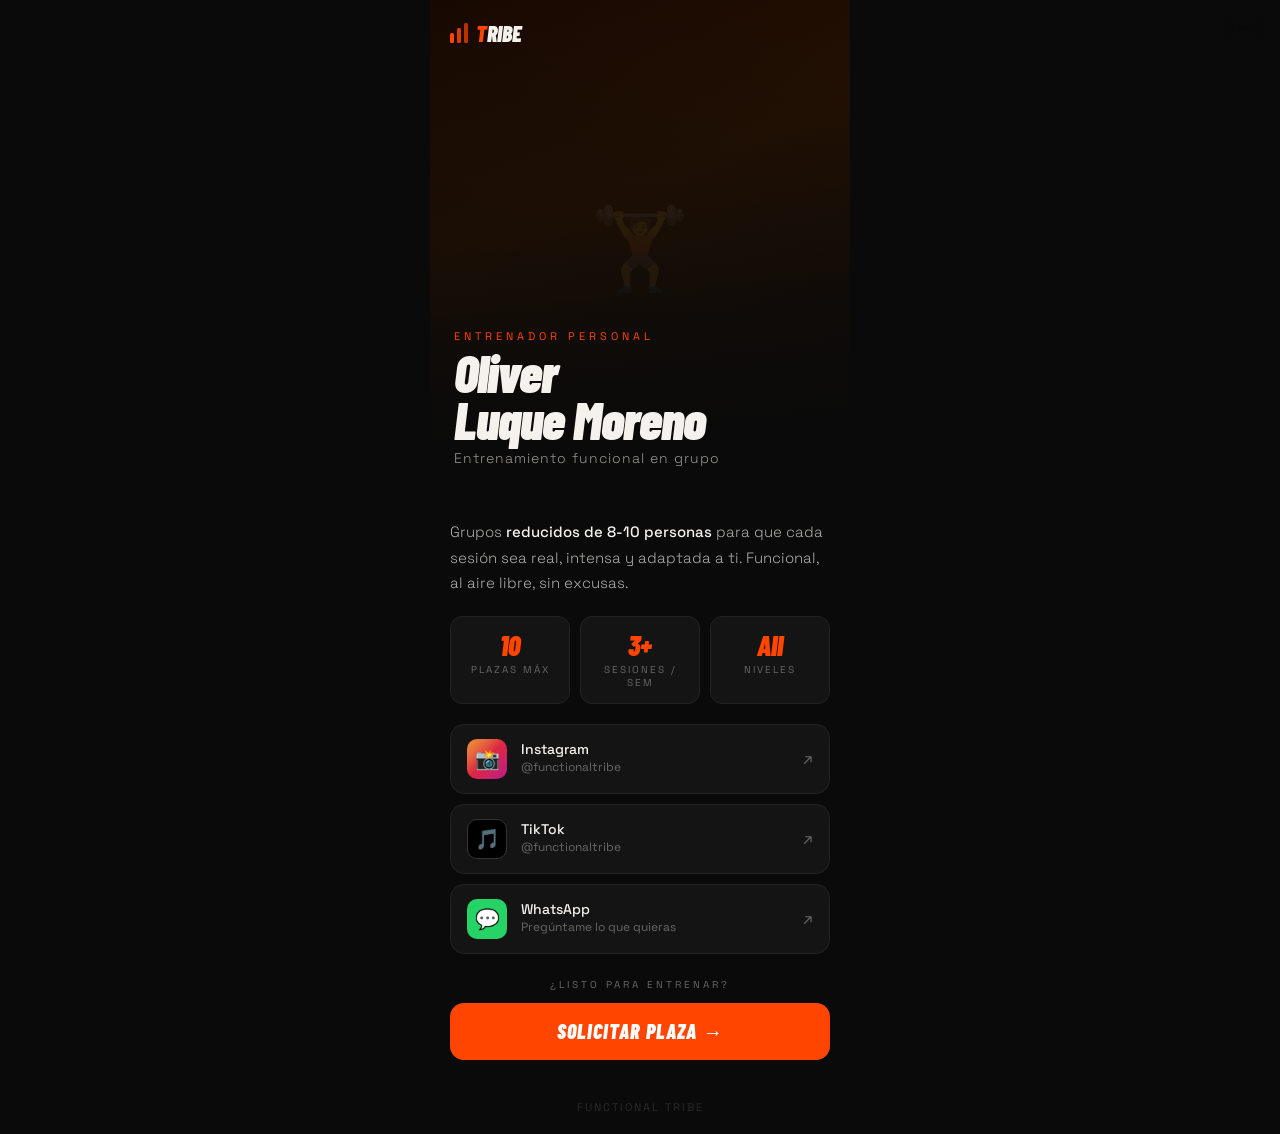
<file: frontend/landing.html>
<!DOCTYPE html>
<html lang="es">
<head>
<meta charset="UTF-8">
<meta name="viewport" content="width=device-width, initial-scale=1.0, viewport-fit=cover">
<meta name="theme-color" content="#FF4500">
<meta name="description" content="Entrenamiento funcional en grupo. Reserva tu plaza.">

<!-- Open Graph (preview al compartir en redes) -->
<meta property="og:title"       content="Functional Tribe">
<meta property="og:description" content="Entrena con propósito. Únete a la tribu.">
<meta property="og:image"       content="og-image.jpg">
<meta property="og:type"        content="website">

<title>Functional Tribe</title>
<script src="i18n.js"></script>
<style>
.lang-toggle-landing {
  position: fixed; top: 16px; right: 16px; z-index: 50;
  background: rgba(10,10,10,0.7); border: 1px solid rgba(255,255,255,0.15);
  color: #F5F2EE; border-radius: 8px; padding: 5px 12px;
  font-size: 11px; font-weight: 600; letter-spacing: 1px;
  cursor: pointer; font-family: 'Space Grotesk', sans-serif;
  backdrop-filter: blur(8px);
}
</style>
<link rel="preconnect" href="https://fonts.googleapis.com">
<link rel="preconnect" href="https://fonts.gstatic.com" crossorigin>
<link href="https://fonts.googleapis.com/css2?family=Barlow+Condensed:ital,wght@0,300;0,400;1,700;1,900&family=Space+Grotesk:wght@300;400;500&display=swap" rel="stylesheet">

<style>
*, *::before, *::after { margin: 0; padding: 0; box-sizing: border-box; }

:root {
  --orange: #FF4500;
  --black:  #0A0A0A;
  --card:   #141414;
  --border: #222;
  --white:  #F5F2EE;
  --muted:  #666;
}

html, body {
  min-height: 100%;
  background: var(--black);
  color: var(--white);
  font-family: 'Space Grotesk', sans-serif;
  -webkit-font-smoothing: antialiased;
}

/* ── LAYOUT ── */
.page {
  max-width: 420px;
  margin: 0 auto;
  min-height: 100dvh;
  display: flex;
  flex-direction: column;
}

/* ── HERO ── */
.hero {
  position: relative;
  min-height: 55dvh;
  display: flex;
  flex-direction: column;
  justify-content: flex-end;
  overflow: hidden;
}

/* Foto de fondo del entrenador */
.hero-photo {
  position: absolute;
  inset: 0;
  background: #1a1a1a;
  background-image: url('trainer-photo.jpg');
  background-size: cover;
  background-position: center top;
}

/* Degradado sobre la foto */
.hero-gradient {
  position: absolute;
  inset: 0;
  background: linear-gradient(
    to bottom,
    rgba(10,10,10,0.15) 0%,
    rgba(10,10,10,0.5)  50%,
    rgba(10,10,10,0.95) 85%,
    rgba(10,10,10,1)    100%
  );
}

/* Logo arriba a la izquierda */
.hero-logo {
  position: absolute;
  top: 20px;
  left: 20px;
  display: flex;
  align-items: center;
  gap: 8px;
  z-index: 2;
}
.hero-logo .bars {
  display: flex;
  align-items: flex-end;
  gap: 3px;
}
.hero-logo .bars span {
  background: var(--orange);
  border-radius: 1.5px;
  display: block;
}
.hero-logo .bars .b1 { width: 4px; height: 10px; }
.hero-logo .bars .b2 { width: 4px; height: 15px; opacity:.85; }
.hero-logo .bars .b3 { width: 4px; height: 20px; opacity:.7; }
.hero-logo .wordmark {
  font-family: 'Barlow Condensed', sans-serif;
  font-weight: 900;
  font-style: italic;
  font-size: 22px;
  color: var(--white);
}
.hero-logo .wordmark span { color: var(--orange); }

/* Texto del hero */
.hero-content {
  position: relative;
  z-index: 2;
  padding: 0 24px 28px;
}
.hero-label {
  font-size: 11px;
  letter-spacing: 4px;
  text-transform: uppercase;
  color: var(--orange);
  margin-bottom: 6px;
}
.hero-name {
  font-family: 'Barlow Condensed', sans-serif;
  font-weight: 900;
  font-style: italic;
  font-size: 52px;
  line-height: 0.9;
  color: var(--white);
  letter-spacing: -1px;
}
.hero-role {
  font-size: 14px;
  color: rgba(245,242,238,0.6);
  margin-top: 6px;
  font-weight: 300;
  letter-spacing: 1px;
}

/* Foto placeholder si no hay imagen */
.hero-photo.placeholder {
  background: linear-gradient(160deg, #1a0800 0%, #2a1200 40%, #0a0a0a 100%);
  display: flex;
  align-items: center;
  justify-content: center;
}
.hero-photo.placeholder::after {
  content: '🏋️';
  font-size: 80px;
  opacity: .15;
}

/* ── BODY ── */
.body {
  flex: 1;
  padding: 24px 20px 40px;
  display: flex;
  flex-direction: column;
  gap: 20px;
  background: var(--black);
}

/* Descripción */
.bio {
  font-size: 15px;
  line-height: 1.7;
  color: rgba(245,242,238,0.7);
  font-weight: 300;
}
.bio strong { color: var(--white); font-weight: 500; }

/* Stats rápidos */
.quick-stats {
  display: flex;
  gap: 10px;
}
.qs-item {
  flex: 1;
  background: var(--card);
  border: 1px solid var(--border);
  border-radius: 12px;
  padding: 14px 12px;
  text-align: center;
}
.qs-val {
  font-family: 'Barlow Condensed', sans-serif;
  font-weight: 900;
  font-style: italic;
  font-size: 28px;
  color: var(--orange);
  line-height: 1;
}
.qs-lbl {
  font-size: 10px;
  letter-spacing: 2px;
  text-transform: uppercase;
  color: var(--muted);
  margin-top: 4px;
}

/* Redes sociales */
.social-links {
  display: flex;
  flex-direction: column;
  gap: 10px;
}
.social-btn {
  display: flex;
  align-items: center;
  gap: 14px;
  padding: 14px 16px;
  background: var(--card);
  border: 1px solid var(--border);
  border-radius: 14px;
  text-decoration: none;
  color: var(--white);
  transition: border-color .15s, transform .1s;
  cursor: pointer;
}
.social-btn:active { transform: scale(0.98); }
.social-btn:hover  { border-color: #3a3a3a; }
.social-icon {
  width: 40px; height: 40px;
  border-radius: 10px;
  display: flex; align-items: center; justify-content: center;
  font-size: 20px;
  flex-shrink: 0;
}
.social-info { flex: 1; }
.social-name {
  font-size: 14px; font-weight: 500; color: var(--white); line-height: 1;
}
.social-handle {
  font-size: 12px; color: var(--muted); margin-top: 3px;
}
.social-arrow { font-size: 16px; color: var(--muted); }

.ig-icon  { background: linear-gradient(135deg, #f09433, #e6683c, #dc2743, #cc2366, #bc1888); }
.tik-icon { background: #000; border: 1px solid #333; }
.wa-icon  { background: #25D366; }

/* CTA principal */
.cta-section {
  margin-top: 4px;
}
.cta-label {
  font-size: 10px;
  letter-spacing: 3px;
  text-transform: uppercase;
  color: var(--muted);
  text-align: center;
  margin-bottom: 12px;
}
.btn-cta {
  width: 100%;
  padding: 16px;
  background: var(--orange);
  border: none;
  border-radius: 14px;
  font-family: 'Barlow Condensed', sans-serif;
  font-weight: 900;
  font-style: italic;
  font-size: 20px;
  letter-spacing: 1px;
  text-transform: uppercase;
  color: #fff;
  cursor: pointer;
  transition: opacity .15s, transform .1s;
}
.btn-cta:active { opacity: .85; transform: scale(0.98); }

/* ── FORMULARIO DE SOLICITUD ── */
.request-form {
  display: none;
  flex-direction: column;
  gap: 12px;
  background: var(--card);
  border: 1px solid var(--border);
  border-radius: 16px;
  padding: 20px;
  margin-top: -8px;
}
.request-form.open { display: flex; }

.form-label {
  font-size: 10px; letter-spacing: 2px;
  text-transform: uppercase; color: var(--muted);
  display: block; margin-bottom: 5px;
}
.form-input {
  width: 100%;
  background: #1e1e1e;
  border: 1px solid #2a2a2a;
  border-radius: 10px;
  padding: 12px 14px;
  font-size: 14px;
  color: var(--white);
  font-family: 'Space Grotesk', sans-serif;
  outline: none;
  transition: border-color .15s;
}
.form-input:focus { border-color: var(--orange); }
select.form-input { appearance: none; cursor: pointer; }

.btn-send {
  width: 100%;
  padding: 13px;
  background: var(--orange);
  border: none; border-radius: 10px;
  font-family: 'Barlow Condensed', sans-serif;
  font-weight: 700; font-style: italic; font-size: 16px;
  letter-spacing: 1px; text-transform: uppercase;
  color: #fff; cursor: pointer;
}

/* ── SUCCESS ── */
.success-msg {
  display: none;
  flex-direction: column;
  align-items: center;
  gap: 10px;
  padding: 24px;
  background: #0d1f0d;
  border: 1px solid #1a3a1a;
  border-radius: 16px;
  text-align: center;
}
.success-msg.show { display: flex; }
.success-msg .emoji { font-size: 40px; }
.success-msg p { font-size: 14px; color: #9db89e; line-height: 1.6; }

/* ── FOOTER ── */
.footer {
  text-align: center;
  font-size: 11px;
  color: #2a2a2a;
  padding: 0 20px 20px;
  letter-spacing: 2px;
  text-transform: uppercase;
}
</style>
</head>
<body>

<button class="lang-toggle-landing lang-toggle" onclick="toggleLang()">EN</button>

<div class="page">

  <!-- ── HERO ── -->
  <div class="hero">
    <div class="hero-photo placeholder" id="hero-photo"></div>
    <div class="hero-gradient"></div>
    <div class="hero-logo">
      <div class="bars">
        <span class="b1"></span><span class="b2"></span><span class="b3"></span>
      </div>
      <div class="wordmark"><span>T</span>RIBE</div>
    </div>
    <div class="hero-content">
      <div class="hero-label" data-i18n="landing.role">Entrenador personal</div>
      <div class="hero-name">Oliver<br>Luque Moreno</div>
      <div class="hero-role" data-i18n="landing.tagline">Entrenamiento funcional en grupo</div>
    </div>
  </div>

  <!-- ── BODY ── -->
  <div class="body">

    <!-- Bio -->
    <p class="bio" data-i18n="landing.bio">
      Grupos <strong>reducidos de 8-10 personas</strong> para que cada sesión sea
      real, intensa y adaptada a ti. Funcional, al aire libre, sin excusas.
    </p>

    <!-- Stats -->
    <div class="quick-stats">
      <div class="qs-item">
        <div class="qs-val">10</div>
        <div class="qs-lbl" data-i18n="landing.spots">Plazas máx</div>
      </div>
      <div class="qs-item">
        <div class="qs-val">3+</div>
        <div class="qs-lbl" data-i18n="landing.sessions">Sesiones / sem</div>
      </div>
      <div class="qs-item">
        <div class="qs-val">All</div>
        <div class="qs-lbl" data-i18n="landing.levels">Niveles</div>
      </div>
    </div>

    <!-- Redes sociales -->
    <div class="social-links">

      <a class="social-btn" href="https://instagram.com/TUNOMBRE" target="_blank" rel="noopener"
         onclick="trackClick('instagram')">
        <div class="social-icon ig-icon">📸</div>
        <div class="social-info">
          <div class="social-name">Instagram</div>
          <div class="social-handle">@functionaltribe</div>
        </div>
        <div class="social-arrow">↗</div>
      </a>

      <a class="social-btn" href="https://tiktok.com/@TUNOMBRE" target="_blank" rel="noopener"
         onclick="trackClick('tiktok')">
        <div class="social-icon tik-icon">🎵</div>
        <div class="social-info">
          <div class="social-name">TikTok</div>
          <div class="social-handle">@functionaltribe</div>
        </div>
        <div class="social-arrow">↗</div>
      </a>

      <a class="social-btn" href="https://wa.me/34TUNUMERO?text=Hola%2C%20quiero%20info%20sobre%20las%20clases%20de%20Functional%20Tribe%20%F0%9F%94%A5"
         target="_blank" rel="noopener" onclick="trackClick('whatsapp')">
        <div class="social-icon wa-icon">💬</div>
        <div class="social-info">
          <div class="social-name">WhatsApp</div>
          <div class="social-handle" data-i18n="landing.wa_sub">Pregúntame lo que quieras</div>
        </div>
        <div class="social-arrow">↗</div>
      </a>

    </div>

    <!-- CTA -->
    <div class="cta-section">
      <div class="cta-label" data-i18n="landing.cta_label">¿Listo para entrenar?</div>
      <button class="btn-cta" id="cta-btn" onclick="toggleForm()" data-i18n="landing.cta_btn">
        Solicitar plaza →
      </button>
    </div>

    <!-- Formulario de solicitud -->
    <div class="request-form" id="request-form">
      <div style="font-family:'Barlow Condensed',sans-serif;font-weight:700;font-style:italic;font-size:20px;color:var(--white);" data-i18n="landing.form_title">
        Déjame tus datos 🔥
      </div>
      <p style="font-size:13px;color:var(--muted);line-height:1.5;" data-i18n="landing.form_desc">
        Te escribo para contarte horarios, precios y disponibilidad.
      </p>
      <div>
        <label class="form-label" data-i18n="landing.req_name">Nombre</label>
        <input id="req-name" type="text" class="form-input" data-i18n-ph="landing.req_contact_ph" placeholder="Tu nombre" required>
      </div>
      <div>
        <label class="form-label" data-i18n="landing.req_contact">Email o teléfono</label>
        <input id="req-contact" type="text" class="form-input" data-i18n-ph="landing.req_contact_ph" placeholder="tu@email.com o 6XX XXX XXX" required>
      </div>
      <div>
        <label class="form-label" data-i18n="landing.req_level">Nivel</label>
        <select id="req-level" class="form-input">
          <option value=""      data-i18n="landing.req_level_default">Selecciona tu nivel</option>
          <option value="principiante" data-i18n="landing.req_beg">Principiante — empiezo desde cero</option>
          <option value="intermedio"   data-i18n="landing.req_mid">Intermedio — tengo algo de base</option>
          <option value="avanzado"     data-i18n="landing.req_adv">Avanzado — entreno regularmente</option>
        </select>
      </div>
      <button class="btn-send" onclick="submitRequest()" data-i18n="landing.req_send">Enviar solicitud</button>
    </div>

    <!-- Mensaje de éxito -->
    <div class="success-msg" id="success-msg">
      <span class="emoji">✅</span>
      <strong style="font-size:18px;color:var(--white);" data-i18n="landing.success_title">¡Solicitud enviada!</strong>
      <p data-i18n="landing.success_msg">Me pondré en contacto contigo en las próximas 24 horas para confirmar tu plaza.</p>
    </div>

  </div>

  <div class="footer">Functional Tribe</div>

</div>

<script>
const API = window.location.hostname === 'localhost'
  ? 'http://localhost:8000'
  : '';

// Inicializar idioma al cargar
document.addEventListener('DOMContentLoaded', () => {
  applyTranslations();
  updateLangToggle();
});

function toggleForm() {
  const form = document.getElementById('request-form');
  const btn  = document.getElementById('cta-btn');
  const open = form.classList.toggle('open');
  btn.textContent = open ? 'Cerrar ×' : 'Solicitar plaza →';
  if (open) form.scrollIntoView({ behavior: 'smooth', block: 'nearest' });
}

async function submitRequest() {
  const name    = document.getElementById('req-name').value.trim();
  const contact = document.getElementById('req-contact').value.trim();
  const level   = document.getElementById('req-level').value;
  if (!name || !contact) { alert('Rellena tu nombre y contacto'); return; }

  try {
    await fetch(API + '/interest', {
      method: 'POST',
      headers: { 'Content-Type': 'application/json' },
      body: JSON.stringify({ name, contact, fitness_level: level || null })
    });
  } catch { /* Si la API no está disponible, igual mostramos el éxito */ }

  // Ocultar form y mostrar éxito
  document.getElementById('request-form').classList.remove('open');
  document.getElementById('cta-btn').style.display = 'none';
  document.getElementById('success-msg').classList.add('show');
  document.getElementById('success-msg').scrollIntoView({ behavior: 'smooth' });
}

function trackClick(network) {
  // Aquí puedes añadir analytics si quieres en el futuro
  console.log('click:', network);
}
</script>

</body>
</html>
</file>
